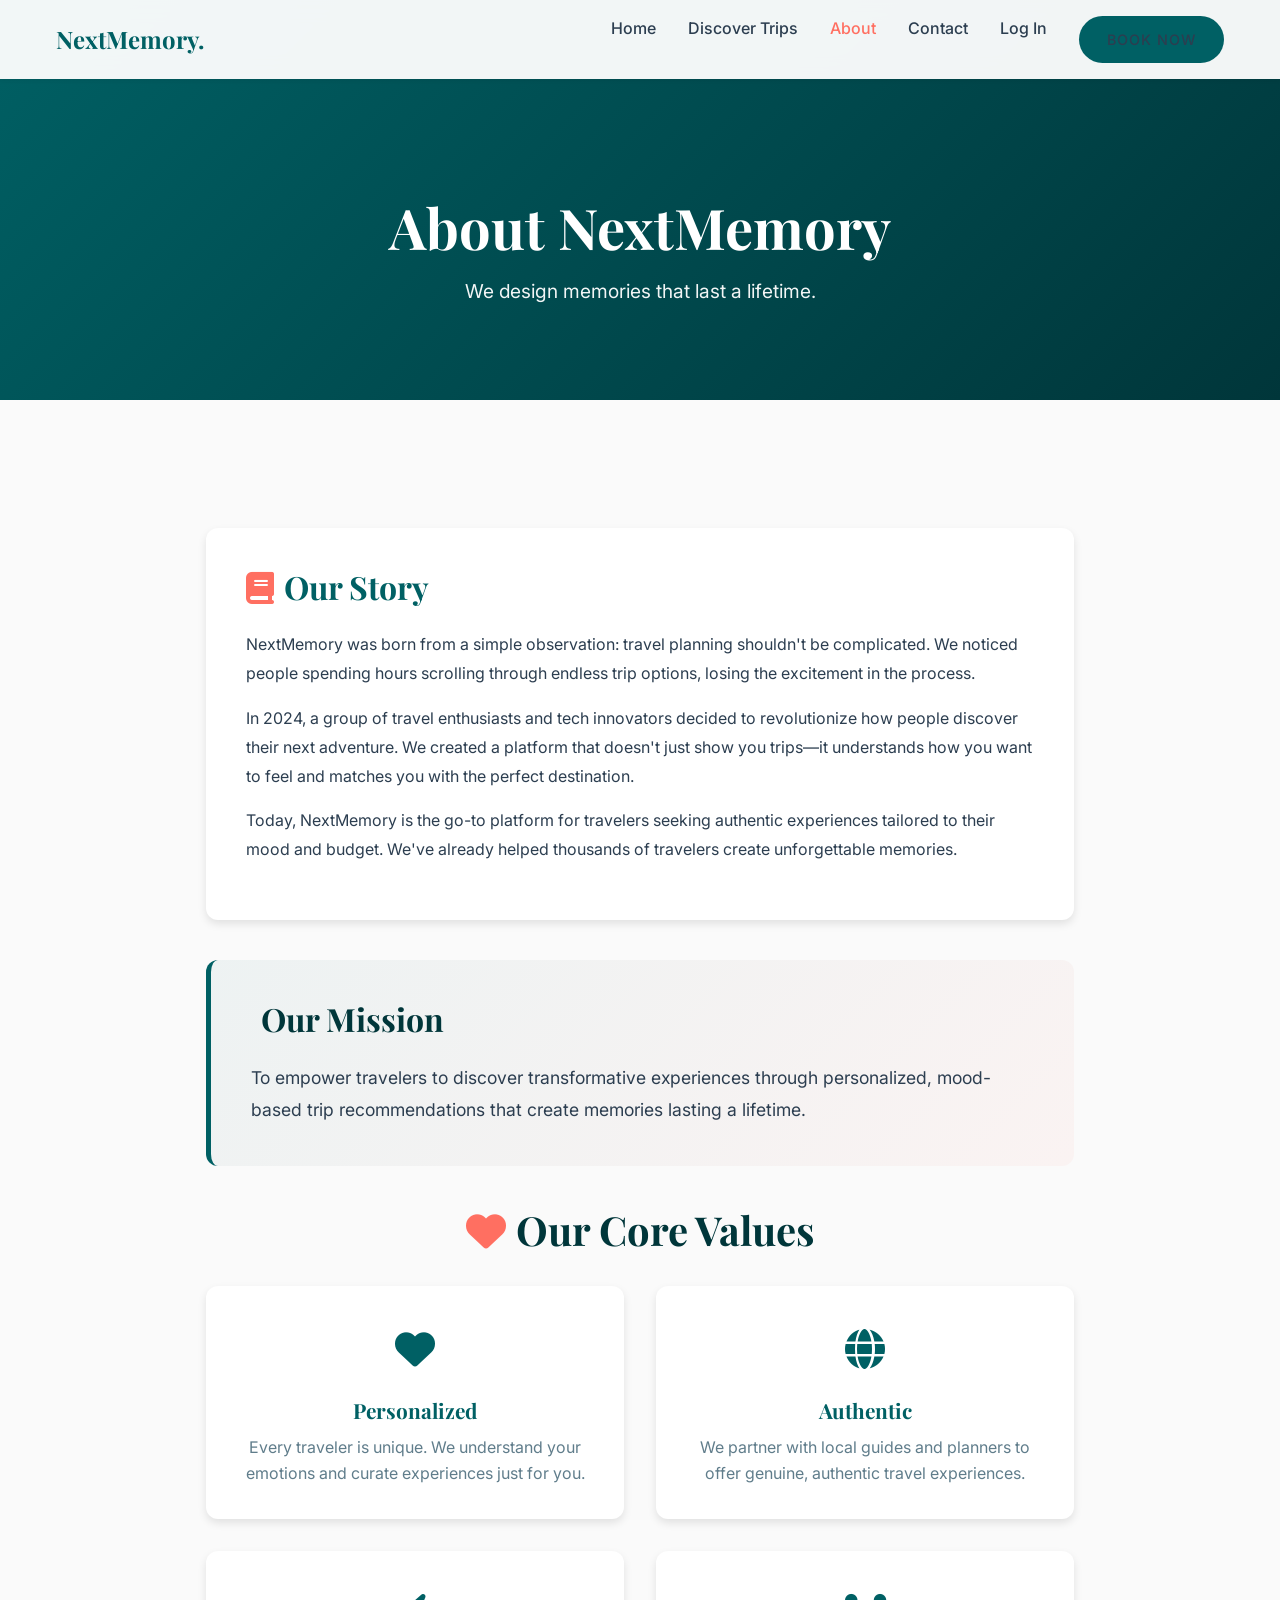
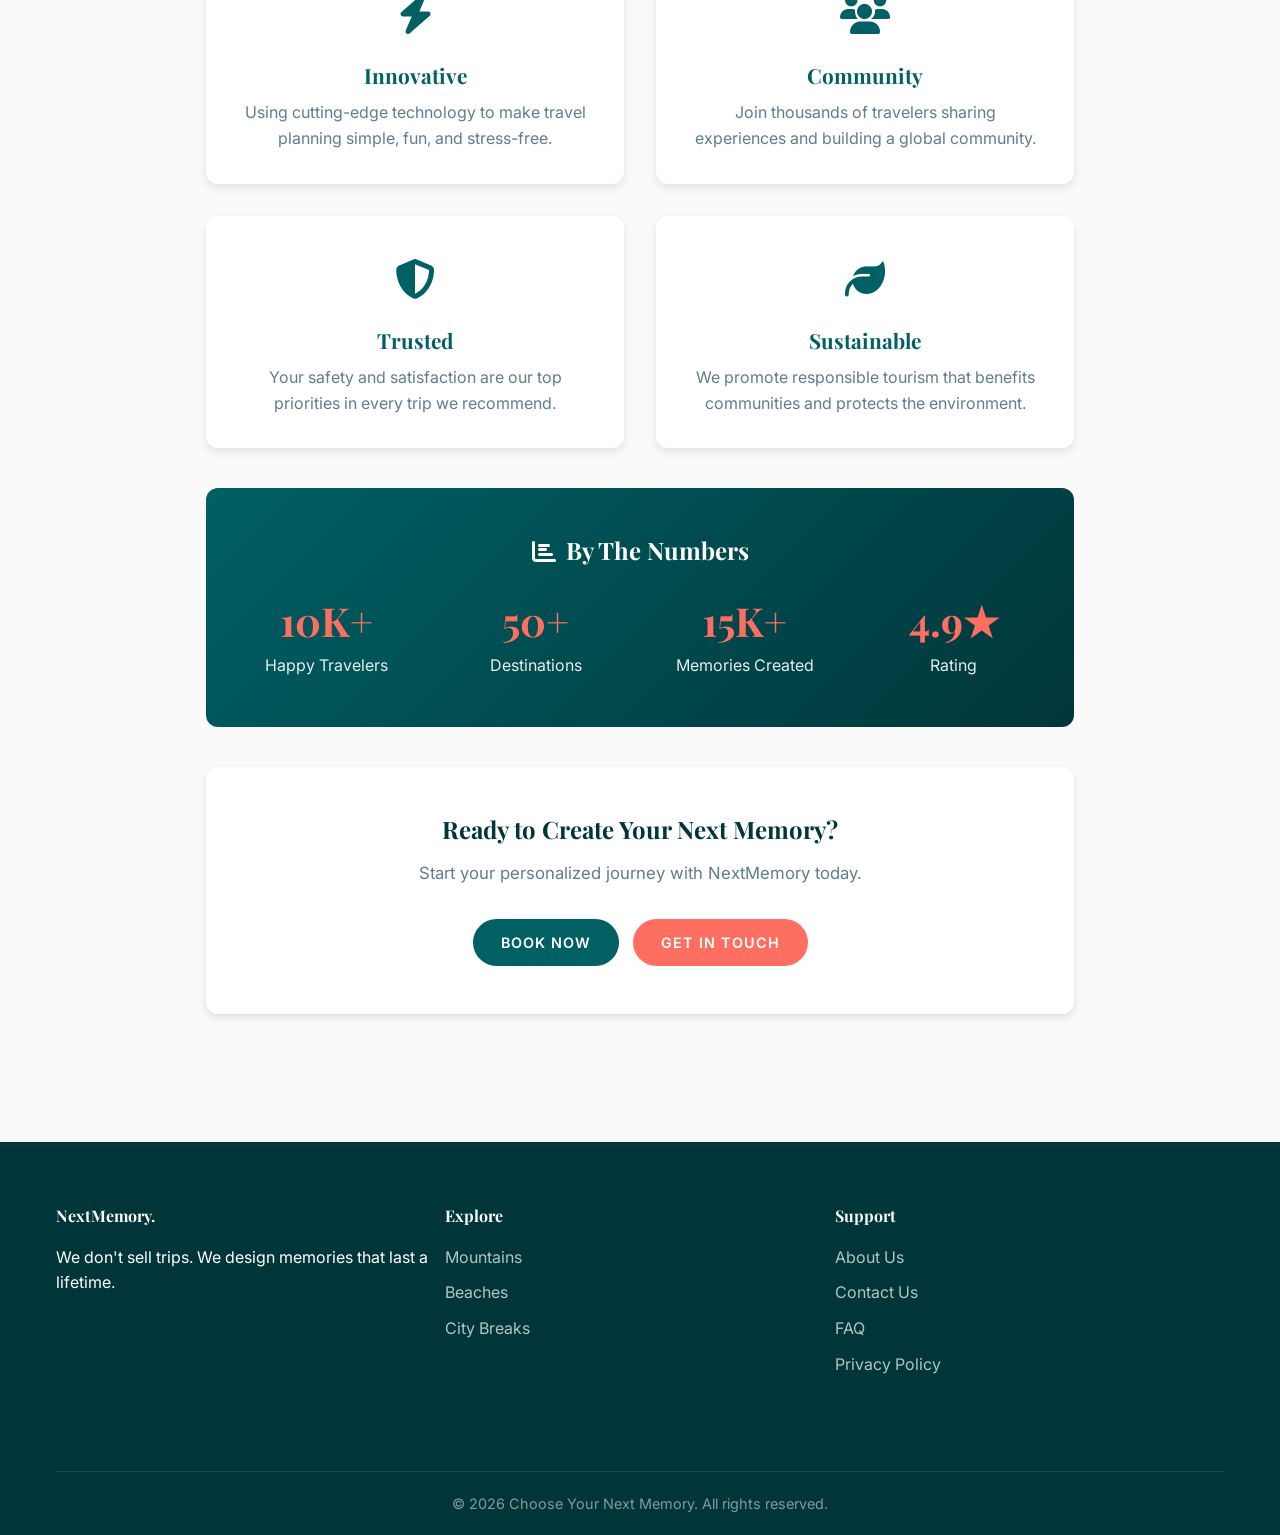
<file: about.html>
<!DOCTYPE html>
<html lang="en">

<head>
    <meta charset="UTF-8">
    <meta name="viewport" content="width=device-width, initial-scale=1.0">
    <title>About Us | NextMemory - Travel Experiences</title>
    <link rel="stylesheet" href="style.css">
    <link rel="stylesheet" href="https://cdnjs.cloudflare.com/ajax/libs/font-awesome/6.4.0/css/all.min.css">
    <script src="script.js" defer></script>
    <style>
        .about-hero {
            min-height: 400px;
            background: linear-gradient(135deg, var(--primary) 0%, var(--primary-dark) 100%);
            display: flex;
            align-items: center;
            justify-content: center;
            padding-top: 100px;
            text-align: center;
            color: white;
        }

        .about-hero h1 {
            font-size: 3.5rem;
            color: white;
            margin-bottom: 1rem;
        }

        .about-hero p {
            font-size: 1.2rem;
            opacity: 0.95;
        }

        .about-section {
            padding: var(--spacing-xl) 0;
            background-color: var(--bg-body);
        }

        .story-container {
            max-width: 900px;
            margin: 0 auto;
        }

        .story-card {
            background: white;
            padding: 2.5rem;
            border-radius: 12px;
            margin-bottom: 2.5rem;
            box-shadow: var(--shadow-md);
            transition: var(--transition);
        }

        .story-card:hover {
            box-shadow: var(--shadow-lg);
            transform: translateY(-5px);
        }

        .story-card h2 {
            color: var(--primary);
            font-size: 2rem;
            margin-bottom: 1.5rem;
        }

        .story-card p {
            line-height: 1.8;
            color: var(--text-main);
            margin-bottom: 1rem;
        }

        .mission-card {
            background: linear-gradient(135deg, rgba(0, 96, 100, 0.05) 0%, rgba(255, 111, 97, 0.05) 100%);
            border-left: 5px solid var(--primary);
            padding: 2.5rem;
            border-radius: 12px;
            margin-bottom: 2.5rem;
        }

        .mission-card h2 {
            font-size: 2rem;
            margin-bottom: 1.5rem;
        }

        .mission-card p {
            font-size: 1.1rem;
            line-height: 1.8;
            color: var(--text-main);
        }

        .values-grid {
            display: grid;
            grid-template-columns: repeat(auto-fit, minmax(280px, 1fr));
            gap: 2rem;
            margin-bottom: 2.5rem;
        }

        .value-card {
            background: white;
            padding: 2rem;
            border-radius: 12px;
            text-align: center;
            box-shadow: var(--shadow-md);
            transition: var(--transition);
        }

        .value-card:hover {
            transform: translateY(-10px);
            box-shadow: var(--shadow-lg);
            background: linear-gradient(135deg, rgba(0, 96, 100, 0.05) 0%, rgba(255, 111, 97, 0.05) 100%);
        }

        .value-icon {
            font-size: 2.5rem;
            color: var(--primary);
            margin-bottom: 1rem;
        }

        .value-card h3 {
            font-size: 1.3rem;
            color: var(--primary);
            margin-bottom: 0.8rem;
        }

        .value-card p {
            color: var(--text-muted);
            line-height: 1.6;
        }

        .stats-section {
            background: linear-gradient(135deg, var(--primary) 0%, var(--primary-dark) 100%);
            color: white;
            padding: 3rem 2rem;
            border-radius: 12px;
            margin-bottom: 2.5rem;
        }

        .stats-section h2 {
            color: white;
            margin-bottom: 2rem;
            text-align: center;
        }

        .stats-grid {
            display: grid;
            grid-template-columns: repeat(auto-fit, minmax(150px, 1fr));
            gap: 2rem;
            text-align: center;
        }

        .stat-item h3 {
            font-size: 2.5rem;
            margin-bottom: 0.5rem;
            color: var(--accent);
        }

        .stat-item p {
            color: rgba(255, 255, 255, 0.9);
            font-size: 1rem;
        }

        .cta-section {
            background: white;
            padding: 3rem;
            border-radius: 12px;
            text-align: center;
            box-shadow: var(--shadow-md);
        }

        .cta-section h2 {
            margin-bottom: 1rem;
        }

        .cta-section p {
            font-size: 1.05rem;
            margin-bottom: 2rem;
            color: var(--text-muted);
        }

        @media (max-width: 768px) {
            .about-hero h1 {
                font-size: 2.5rem;
            }

            .story-card,
            .mission-card {
                padding: 1.5rem;
            }

            .values-grid {
                grid-template-columns: 1fr;
            }
        }
    </style>
</head>

<body>

    <!-- Header -->
    <header>
        <div class="container">
            <nav>
                <div class="logo">NextMemory.</div>
                <div class="menu-toggle" id="mobile-menu">
                    <i class="fas fa-bars"></i>
                </div>
                <ul class="nav-links">
                    <li><a href="index.html">Home</a></li>
                    <li><a href="discover.html">Discover Trips</a></li>
                    <li><a href="about.html" class="active">About</a></li>
                    <li><a href="contact.html">Contact</a></li>
                    <li><a href="login.html" id="loginBtn">Log In</a></li>
                    <li><a href="booking.html" class="btn btn-primary">Book Now</a></li>
                </ul>
            </nav>
        </div>
    </header>

    <!-- About Hero Section -->
    <section class="about-hero">
        <div class="container">
            <div>
                <h1>About NextMemory</h1>
                <p>We design memories that last a lifetime.</p>
            </div>
        </div>
    </section>

    <!-- About Content Section -->
    <section class="about-section">
        <div class="container story-container">
            <!-- Our Story -->
            <div class="story-card">
                <h2><i class="fas fa-book" style="margin-right: 10px; color: var(--accent);"></i>Our Story</h2>
                <p>
                    NextMemory was born from a simple observation: travel planning shouldn't be complicated. We noticed people spending hours scrolling through endless trip options, losing the excitement in the process.
                </p>
                <p>
                    In 2024, a group of travel enthusiasts and tech innovators decided to revolutionize how people discover their next adventure. We created a platform that doesn't just show you trips—it understands how you want to feel and matches you with the perfect destination.
                </p>
                <p>
                    Today, NextMemory is the go-to platform for travelers seeking authentic experiences tailored to their mood and budget. We've already helped thousands of travelers create unforgettable memories.
                </p>
            </div>

            <!-- Our Mission -->
            <div class="mission-card">
                <h2><i class="fas fa-target" style="margin-right: 10px; color: var(--accent);"></i>Our Mission</h2>
                <p>
                    To empower travelers to discover transformative experiences through personalized, mood-based trip recommendations that create memories lasting a lifetime.
                </p>
            </div>

            <!-- Values Grid -->
            <h2 style="text-align: center; font-size: 2.5rem; margin-bottom: 2rem; color: var(--primary-dark);">
                <i class="fas fa-heart" style="color: var(--accent); margin-right: 10px;"></i>Our Core Values
            </h2>
            <div class="values-grid">
                <!-- Value 1 -->
                <div class="value-card">
                    <div class="value-icon">
                        <i class="fas fa-heart"></i>
                    </div>
                    <h3>Personalized</h3>
                    <p>Every traveler is unique. We understand your emotions and curate experiences just for you.</p>
                </div>

                <!-- Value 2 -->
                <div class="value-card">
                    <div class="value-icon">
                        <i class="fas fa-globe"></i>
                    </div>
                    <h3>Authentic</h3>
                    <p>We partner with local guides and planners to offer genuine, authentic travel experiences.</p>
                </div>

                <!-- Value 3 -->
                <div class="value-card">
                    <div class="value-icon">
                        <i class="fas fa-bolt"></i>
                    </div>
                    <h3>Innovative</h3>
                    <p>Using cutting-edge technology to make travel planning simple, fun, and stress-free.</p>
                </div>

                <!-- Value 4 -->
                <div class="value-card">
                    <div class="value-icon">
                        <i class="fas fa-users"></i>
                    </div>
                    <h3>Community</h3>
                    <p>Join thousands of travelers sharing experiences and building a global community.</p>
                </div>

                <!-- Value 5 -->
                <div class="value-card">
                    <div class="value-icon">
                        <i class="fas fa-shield-alt"></i>
                    </div>
                    <h3>Trusted</h3>
                    <p>Your safety and satisfaction are our top priorities in every trip we recommend.</p>
                </div>

                <!-- Value 6 -->
                <div class="value-card">
                    <div class="value-icon">
                        <i class="fas fa-leaf"></i>
                    </div>
                    <h3>Sustainable</h3>
                    <p>We promote responsible tourism that benefits communities and protects the environment.</p>
                </div>
            </div>

            <!-- Stats Section -->
            <div class="stats-section">
                <h2><i class="fas fa-chart-bar" style="margin-right: 10px;"></i>By The Numbers</h2>
                <div class="stats-grid">
                    <div class="stat-item">
                        <h3>10K+</h3>
                        <p>Happy Travelers</p>
                    </div>
                    <div class="stat-item">
                        <h3>50+</h3>
                        <p>Destinations</p>
                    </div>
                    <div class="stat-item">
                        <h3>15K+</h3>
                        <p>Memories Created</p>
                    </div>
                    <div class="stat-item">
                        <h3>4.9★</h3>
                        <p>Rating</p>
                    </div>
                </div>
            </div>

            <!-- CTA Section -->
            <div class="cta-section">
                <h2>Ready to Create Your Next Memory?</h2>
                <p>Start your personalized journey with NextMemory today.</p>
                <a href="booking.html" class="btn btn-primary" style="margin-right: 10px;">Book Now</a>
                <a href="contact.html" class="btn btn-accent">Get In Touch</a>
            </div>
        </div>
    </section>

    <!-- Footer -->
    <footer>
        <div class="container">
            <div class="footer-content">
                <div class="footer-col">
                    <h4>NextMemory.</h4>
                    <p>We don't sell trips. We design memories that last a lifetime.</p>
                </div>
                <div class="footer-col">
                    <h4>Explore</h4>
                    <ul>
                        <li><a href="#">Mountains</a></li>
                        <li><a href="#">Beaches</a></li>
                        <li><a href="#">City Breaks</a></li>
                    </ul>
                </div>
                <div class="footer-col">
                    <h4>Support</h4>
                    <ul>
                        <li><a href="about.html">About Us</a></li>
                        <li><a href="contact.html">Contact Us</a></li>
                        <li><a href="#">FAQ</a></li>
                        <li><a href="#">Privacy Policy</a></li>
                    </ul>
                </div>
            </div>
            <div class="copyright">
                <p>&copy; 2026 Choose Your Next Memory. All rights reserved.</p>
            </div>
        </div>
    </footer>

</body>

</html>
</file>
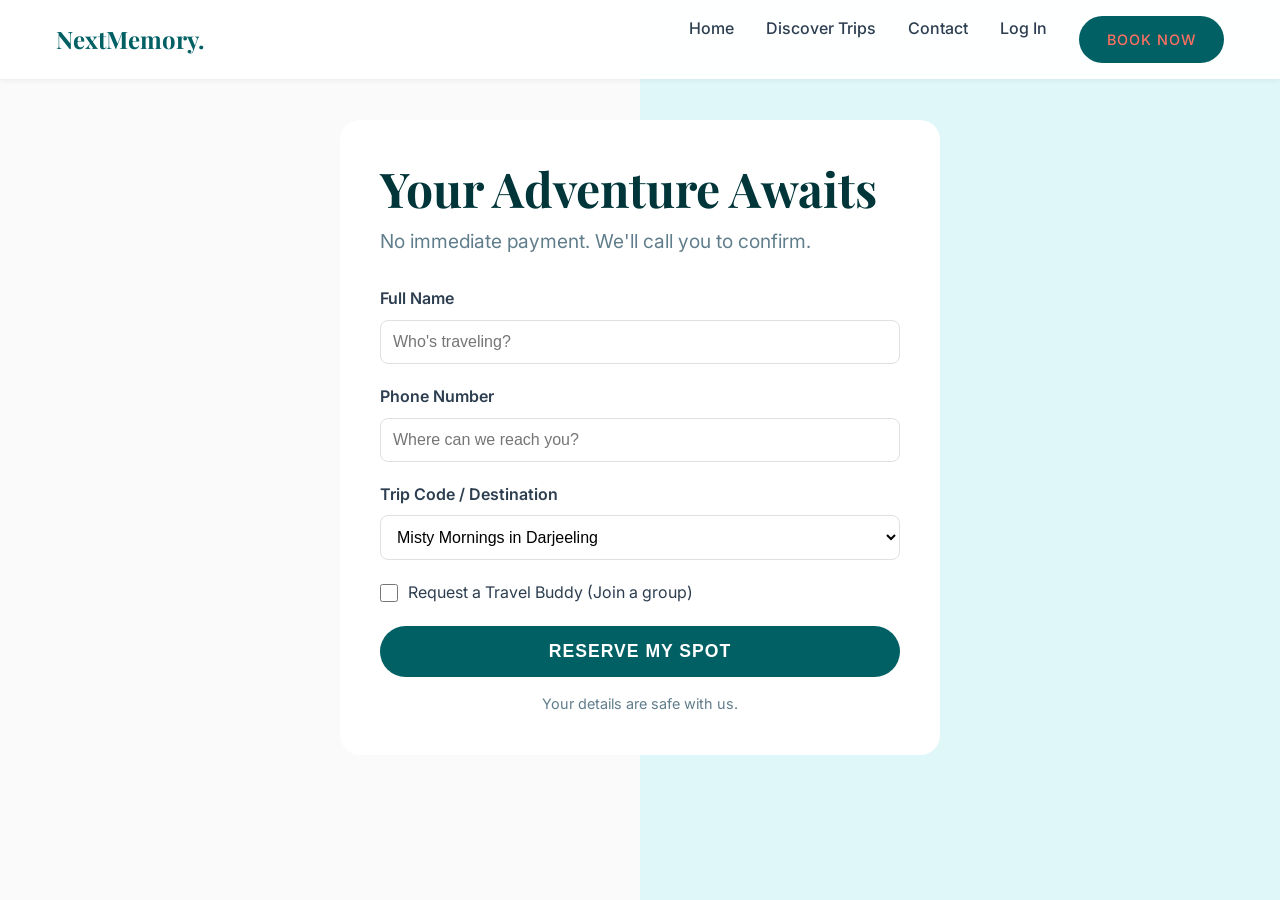
<file: booking.html>
<!DOCTYPE html>
<html lang="en">

<head>
    <meta charset="UTF-8">
    <meta name="viewport" content="width=device-width, initial-scale=1.0">
    <title>Reserve Your Spot | Choose Your Next Memory</title>
    <link rel="stylesheet" href="style.css">
    <script src="script.js" defer></script>
</head>

<body>

    <!-- Header -->
    <header>
        <div class="container">
            <nav>
                <div class="logo">NextMemory.</div>
                <div class="menu-toggle" id="mobile-menu">
                    <i class="fas fa-bars"></i>
                </div>
                <ul class="nav-links">
                    <li><a href="index.html">Home</a></li>
                    <li><a href="discover.html">Discover Trips</a></li>
                    <li><a href="contact.html">Contact</a></li>
                    <li><a href="login.html" id="loginBtn">Log In</a></li>
                    <li><a href="booking.html" class="active btn btn-primary">Book Now</a></li>
                </ul>
            </nav>
        </div>
    </header>

    <!-- Content -->
    <section class="booking-section"
        style="padding: 120px 0; background: linear-gradient(to right, #FAFAFA 50%, #E0F7FA 50%); min-height: 100vh;">
        <div class="container" style="display: flex; align-items: center; justify-content: center;">

            <div class="booking-card"
                style="background: white; padding: 40px; border-radius: 20px; box-shadow: var(--shadow-xl); width: 100%; max-width: 600px;">
                <div class="section-title" style="text-align: left; margin-bottom: 30px;">
                    <h2>Your Adventure Awaits</h2>
                    <p>No immediate payment. We'll call you to confirm.</p>
                </div>

                <form id="bookingForm"
                    onsubmit="event.preventDefault(); alert('Booking request sent! We will call you shortly.');">
                    <div class="form-group" style="margin-bottom: 20px;">
                        <label
                            style="display: block; margin-bottom: 8px; font-weight: 600; color: var(--text-main);">Full
                            Name</label>
                        <input type="text" placeholder="Who's traveling?" required
                            style="width: 100%; padding: 12px; border: 1px solid var(--border-color); border-radius: 8px; font-size: 1rem;">
                    </div>

                    <div class="form-group" style="margin-bottom: 20px;">
                        <label
                            style="display: block; margin-bottom: 8px; font-weight: 600; color: var(--text-main);">Phone
                            Number</label>
                        <input type="tel" placeholder="Where can we reach you?" required
                            style="width: 100%; padding: 12px; border: 1px solid var(--border-color); border-radius: 8px; font-size: 1rem;">
                    </div>

                    <div class="form-group" style="margin-bottom: 20px;">
                        <label
                            style="display: block; margin-bottom: 8px; font-weight: 600; color: var(--text-main);">Trip
                            Code / Destination</label>
                        <select
                            style="width: 100%; padding: 12px; border: 1px solid var(--border-color); border-radius: 8px; font-size: 1rem; background: white;">
                            <option>Misty Mornings in Darjeeling</option>
                            <option>The Hidden Side of Goa</option>
                            <option>Parisian Nights</option>
                            <option>Kerala Backwaters</option>
                            <option>Swiss Alps Adventure</option>
                            <option>Venice Grand Canal</option>
                        </select>
                    </div>

                    <div class="form-group" style="margin-bottom: 20px;">
                        <label style="display: flex; align-items: center; gap: 10px; cursor: pointer;">
                            <input type="checkbox" style="width: 18px; height: 18px; accent-color: var(--primary);">
                            <span>Request a Travel Buddy (Join a group)</span>
                        </label>
                    </div>

                    <button type="submit" class="btn btn-primary"
                        style="width: 100%; padding: 15px; font-size: 1.1rem;">Reserve My Spot</button>

                    <p style="text-align: center; margin-top: 15px; font-size: 0.9rem; color: var(--text-muted);">
                        <i class="fas fa-lock"></i> Your details are safe with us.
                    </p>
                </form>
            </div>

        </div>
    </section>

</body>

</html>
</file>
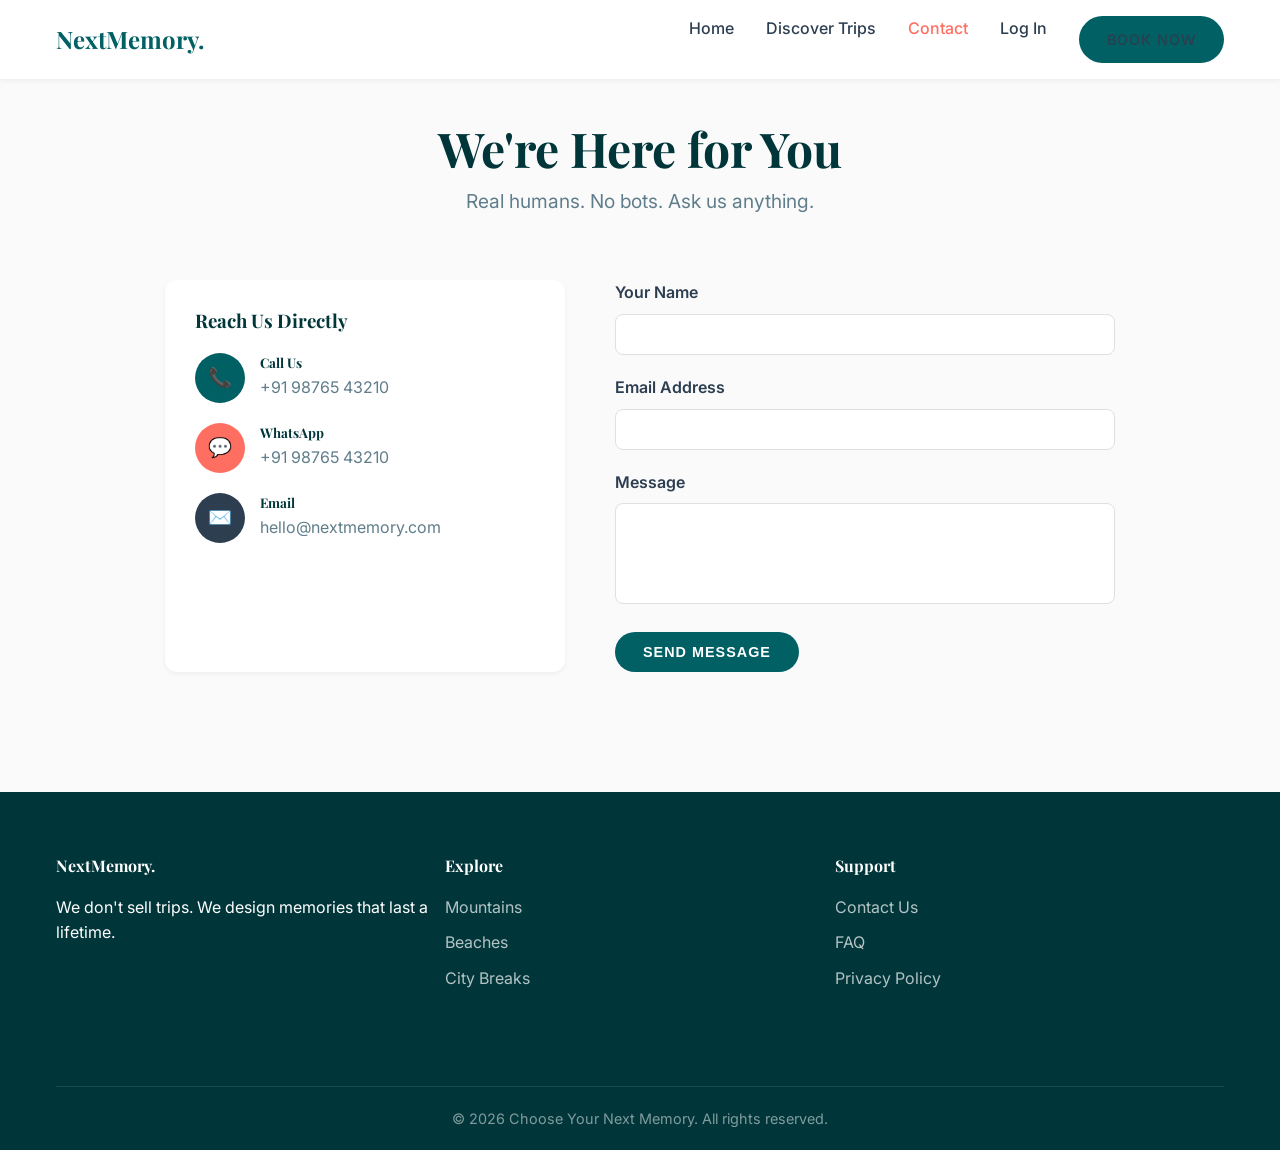
<file: contact.html>
<!DOCTYPE html>
<html lang="en">

<head>
    <meta charset="UTF-8">
    <meta name="viewport" content="width=device-width, initial-scale=1.0">
    <title>Talk to a Human | Choose Your Next Memory</title>
    <link rel="stylesheet" href="style.css">
    <script src="script.js" defer></script>
</head>

<body>

    <!-- Header -->
    <header>
        <div class="container">
            <nav>
                <div class="logo">NextMemory.</div>
                <div class="menu-toggle" id="mobile-menu">
                    <i class="fas fa-bars"></i>
                </div>
                <ul class="nav-links">
                    <li><a href="index.html">Home</a></li>
                    <li><a href="discover.html">Discover Trips</a></li>
                    <li><a href="contact.html" class="active">Contact</a></li>
                    <li><a href="login.html" id="loginBtn">Log In</a></li>
                    <li><a href="booking.html" class="btn btn-primary">Book Now</a></li>
                </ul>
            </nav>
        </div>
    </header>

    <!-- Content -->
    <section class="contact-section" style="padding: 120px 0;">
        <div class="container">
            <div class="section-title">
                <h2>We're Here for You</h2>
                <p>Real humans. No bots. Ask us anything.</p>
            </div>

            <div class="contact-grid" style="display: flex; flex-wrap: wrap; gap: 50px; justify-content: center;">

                <!-- Contact Info -->
                <div class="contact-info"
                    style="flex: 1; min-width: 300px; max-width: 400px; padding: 30px; background: var(--bg-light); border-radius: 12px; box-shadow: var(--shadow-sm);">
                    <h3 style="margin-bottom: 20px;">Reach Us Directly</h3>

                    <div style="display: flex; align-items: center; gap: 15px; margin-bottom: 20px;">
                        <div
                            style="width: 50px; height: 50px; background: var(--primary); border-radius: 50%; display: flex; align-items: center; justify-content: center; color: white; font-size: 1.2rem;">
                            📞
                        </div>
                        <div>
                            <h5 style="margin-bottom: 5px;">Call Us</h5>
                            <p style="color: var(--text-muted);">+91 98765 43210</p>
                        </div>
                    </div>

                    <div style="display: flex; align-items: center; gap: 15px; margin-bottom: 20px;">
                        <div
                            style="width: 50px; height: 50px; background: var(--accent); border-radius: 50%; display: flex; align-items: center; justify-content: center; color: white; font-size: 1.2rem;">
                            💬
                        </div>
                        <div>
                            <h5 style="margin-bottom: 5px;">WhatsApp</h5>
                            <p style="color: var(--text-muted);">+91 98765 43210</p>
                        </div>
                    </div>

                    <div style="display: flex; align-items: center; gap: 15px;">
                        <div
                            style="width: 50px; height: 50px; background: var(--text-main); border-radius: 50%; display: flex; align-items: center; justify-content: center; color: white; font-size: 1.2rem;">
                            ✉️
                        </div>
                        <div>
                            <h5 style="margin-bottom: 5px;">Email</h5>
                            <p style="color: var(--text-muted);">hello@nextmemory.com</p>
                        </div>
                    </div>
                </div>

                <!-- Contact Form -->
                <div class="contact-form-wrapper" style="flex: 1; min-width: 300px; max-width: 500px;">
                    <form id="contactForm"
                        onsubmit="event.preventDefault(); alert('Message sent! We will reply within 2 hours.');">
                        <div class="form-group" style="margin-bottom: 20px;">
                            <label
                                style="display: block; margin-bottom: 8px; font-weight: 600; color: var(--text-main);">Your
                                Name</label>
                            <input type="text" required
                                style="width: 100%; padding: 12px; border: 1px solid var(--border-color); border-radius: 8px;">
                        </div>

                        <div class="form-group" style="margin-bottom: 20px;">
                            <label
                                style="display: block; margin-bottom: 8px; font-weight: 600; color: var(--text-main);">Email
                                Address</label>
                            <input type="email" required
                                style="width: 100%; padding: 12px; border: 1px solid var(--border-color); border-radius: 8px;">
                        </div>

                        <div class="form-group" style="margin-bottom: 20px;">
                            <label
                                style="display: block; margin-bottom: 8px; font-weight: 600; color: var(--text-main);">Message</label>
                            <textarea rows="5" required
                                style="width: 100%; padding: 12px; border: 1px solid var(--border-color); border-radius: 8px; resize: none;"></textarea>
                        </div>

                        <button type="submit" class="btn btn-primary">Send Message</button>
                    </form>
                </div>

            </div>
        </div>
    </section>

    <!-- Footer -->
    <footer>
        <div class="container">
            <div class="footer-content">
                <div class="footer-col">
                    <h4>NextMemory.</h4>
                    <p>We don't sell trips. We design memories that last a lifetime.</p>
                </div>
                <div class="footer-col">
                    <h4>Explore</h4>
                    <ul>
                        <li><a href="#">Mountains</a></li>
                        <li><a href="#">Beaches</a></li>
                        <li><a href="#">City Breaks</a></li>
                    </ul>
                </div>
                <div class="footer-col">
                    <h4>Support</h4>
                    <ul>
                        <li><a href="contact.html">Contact Us</a></li>
                        <li><a href="#">FAQ</a></li>
                        <li><a href="#">Privacy Policy</a></li>
                    </ul>
                </div>
            </div>
            <div class="copyright">
                <p>&copy; 2026 Choose Your Next Memory. All rights reserved.</p>
            </div>
        </div>
    </footer>

</body>

</html>
</file>
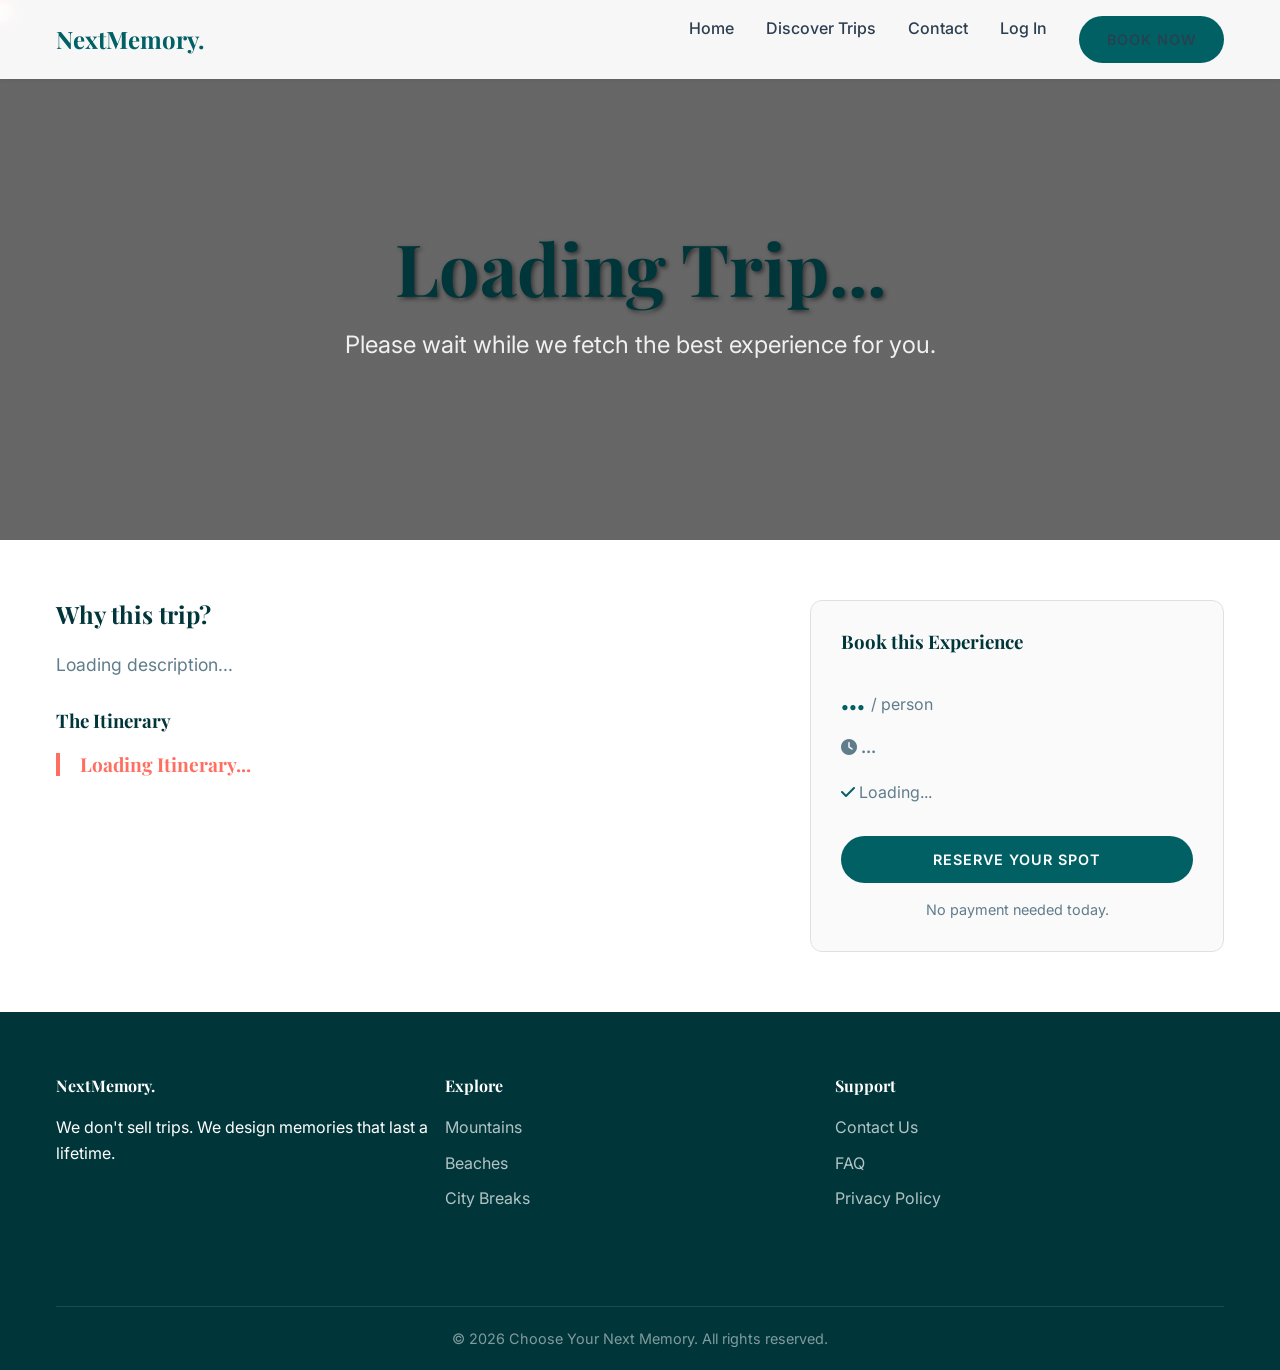
<file: details.html>
<!DOCTYPE html>
<html lang="en">

<head>
    <meta charset="UTF-8">
    <meta name="viewport" content="width=device-width, initial-scale=1.0">
    <title id="tripTitle">Trip Details | Choose Your Next Memory</title>
    <link rel="stylesheet" href="style.css">
    <link rel="stylesheet" href="https://cdnjs.cloudflare.com/ajax/libs/font-awesome/6.4.0/css/all.min.css">
    <script src="script.js" defer></script>
</head>

<body>

    <!-- Header -->
    <header>
        <div class="container">
            <nav>
                <div class="logo">NextMemory.</div>
                <div class="menu-toggle" id="mobile-menu">
                    <i class="fas fa-bars"></i>
                </div>
                <ul class="nav-links">
                    <li><a href="index.html">Home</a></li>
                    <li><a href="discover.html">Discover Trips</a></li>
                    <li><a href="contact.html">Contact</a></li>
                    <li><a href="login.html" id="loginBtn">Log In</a></li>
                    <li><a href="booking.html" class="btn btn-primary">Book Now</a></li>
                </ul>
            </nav>
        </div>
    </header>

    <!-- Hero Section -->
    <section class="hero"
        style="height: 60vh; background: linear-gradient(rgba(0,0,0,0.2), rgba(0,0,0,0.2)), grey center/cover no-repeat;">
        <div class="container hero-content">
            <h1 id="heroTitle">Loading Trip...</h1>
            <p id="heroSubtitle">Please wait while we fetch the best experience for you.</p>
        </div>
    </section>

    <!-- Trip Overview -->
    <section class="trip-overview" style="padding: 60px 0; background: white;">
        <div class="container" style="display: flex; gap: 50px; align-items: start; flex-wrap: wrap;">
            <div style="flex: 2; min-width: 300px;">
                <h2 style="margin-bottom: 20px; color: var(--primary-dark);">Why this trip?</h2>
                <p id="whyThisTrip"
                    style="font-size: 1.1rem; line-height: 1.8; color: var(--text-muted); margin-bottom: 30px;">
                    Loading description...
                </p>

                <h3 style="margin-bottom: 20px;">The Itinerary</h3>

                <div class="timeline" id="itineraryContainer">
                    <!-- Dynamic Itinerary Items Will Be Injected Here via script.js -->
                    <div class="day-card"
                        style="border-left: 4px solid var(--accent); padding-left: 20px; margin-bottom: 30px;">
                        <h4 style="color: var(--accent);">Loading Itinerary...</h4>
                    </div>
                </div>

            </div>

            <!-- Booking Sidebar -->
            <div
                style="flex: 1; min-width: 250px; background: var(--bg-body); padding: 30px; border-radius: 12px; border: 1px solid var(--border-color); position: sticky; top: 100px;">
                <h3 style="margin-bottom: 20px;">Book this Experience</h3>
                <div style="font-size: 2rem; font-weight: 700; color: var(--primary); margin-bottom: 10px;">
                    <span id="sidebarPrice">...</span>
                    <span style="font-size: 1rem; color: var(--text-muted); font-weight: 400;">/ person</span>
                </div>

                <div style="margin-bottom: 20px; font-weight: bold; color: var(--text-muted);">
                    <i class="fas fa-clock"></i> <span id="tripDuration">...</span>
                </div>

                <ul id="inclusionsList" style="margin-bottom: 30px; color: var(--text-muted);">
                    <!-- Dynamic Inclusions -->
                    <li style="margin-bottom: 10px;"><i class="fas fa-check" style="color: var(--primary);"></i>
                        Loading...</li>
                </ul>

                <a href="booking.html" class="btn btn-primary"
                    style="width: 100%; text-align: center; margin-bottom: 15px;">Reserve Your Spot</a>
                <p style="text-align: center; font-size: 0.9rem; color: var(--text-muted);">No payment needed today.</p>
            </div>
        </div>
    </section>

    <!-- Footer -->
    <footer>
        <div class="container">
            <div class="footer-content">
                <div class="footer-col">
                    <h4>NextMemory.</h4>
                    <p>We don't sell trips. We design memories that last a lifetime.</p>
                </div>
                <div class="footer-col">
                    <h4>Explore</h4>
                    <ul>
                        <li><a href="discover.html?mood=mountains">Mountains</a></li>
                        <li><a href="discover.html?mood=beaches">Beaches</a></li>
                        <li><a href="discover.html?mood=city">City Breaks</a></li>
                    </ul>
                </div>
                <div class="footer-col">
                    <h4>Support</h4>
                    <ul>
                        <li><a href="contact.html">Contact Us</a></li>
                        <li><a href="#">FAQ</a></li>
                        <li><a href="#">Privacy Policy</a></li>
                    </ul>
                </div>
            </div>
            <div class="copyright">
                <p>&copy; 2026 Choose Your Next Memory. All rights reserved.</p>
            </div>
        </div>
    </footer>

</body>

</html>
</file>
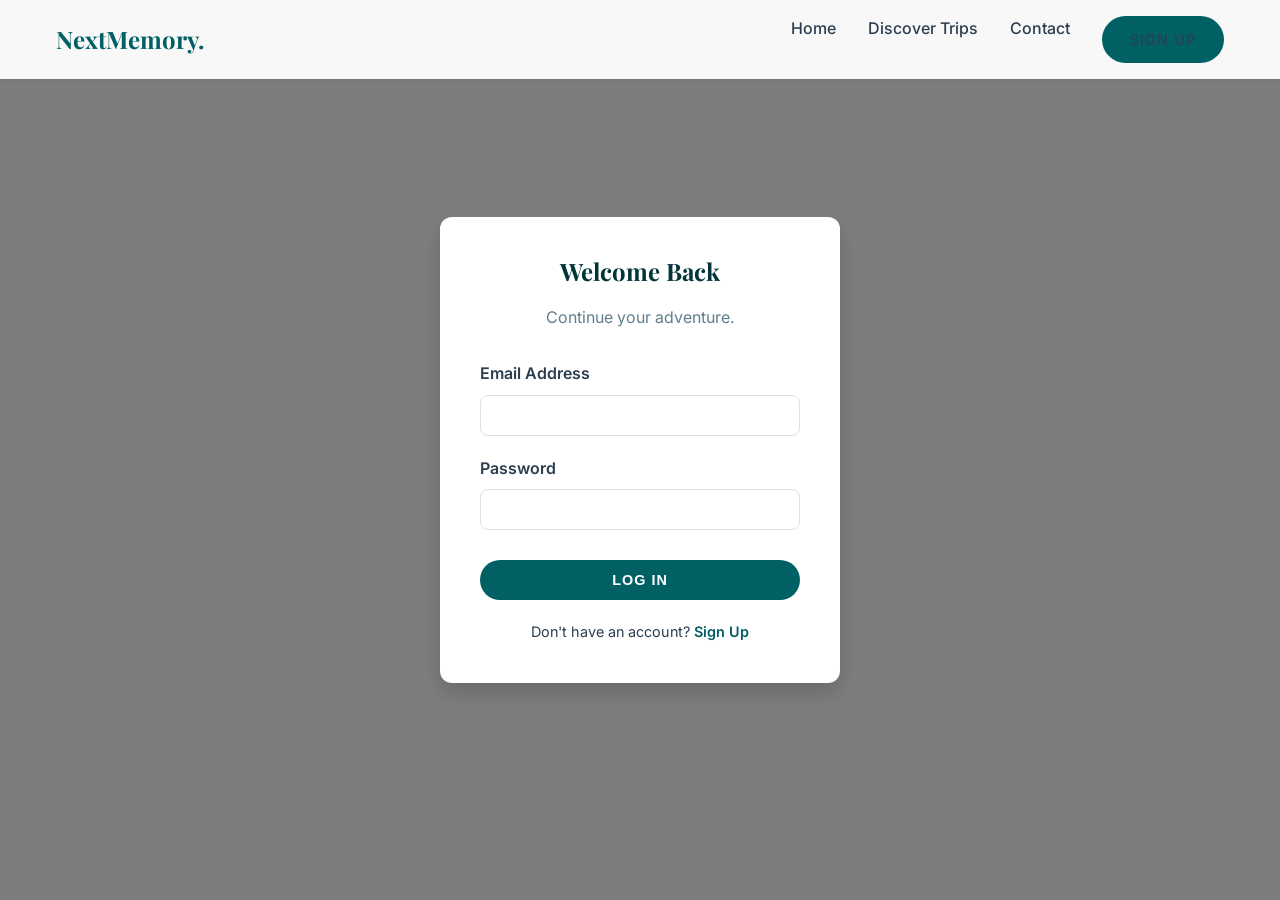
<file: login.html>
<!DOCTYPE html>
<html lang="en">

<head>
    <meta charset="UTF-8">
    <meta name="viewport" content="width=device-width, initial-scale=1.0">
    <title>Welcome Back | Choose Your Next Memory</title>
    <link rel="stylesheet" href="style.css">
    <link rel="stylesheet" href="https://cdnjs.cloudflare.com/ajax/libs/font-awesome/6.4.0/css/all.min.css">
    <script src="script.js" defer></script>
</head>

<body>

    <!-- Header -->
    <header>
        <div class="container">
            <nav>
                <div class="logo">NextMemory.</div>
                <div class="menu-toggle" id="mobile-menu">
                    <i class="fas fa-bars"></i>
                </div>
                <ul class="nav-links">
                    <li><a href="index.html">Home</a></li>
                    <li><a href="discover.html">Discover Trips</a></li>
                    <li><a href="contact.html">Contact</a></li>
                    <li><a href="signup.html" class="btn btn-primary">Sign Up</a></li>
                </ul>
            </nav>
        </div>
    </header>

    <section class="auth-section"
        style="height: 100vh; display: flex; align-items: center; justify-content: center; background: linear-gradient(rgba(0,0,0,0.5), rgba(0,0,0,0.5)), url('https://images.unsplash.com/photo-1504609773096-104ff2c73ba4?ixlib=rb-1.2.1&auto=format&fit=crop&w=1350&q=80') center/cover;">
        <div class="auth-card"
            style="background: white; padding: 40px; border-radius: 12px; width: 100%; max-width: 400px; text-align: center; box-shadow: var(--shadow-lg);">
            <h2 style="margin-bottom: 20px;">Welcome Back</h2>
            <p style="color: var(--text-muted); margin-bottom: 30px;">Continue your adventure.</p>

            <form id="loginForm">
                <div class="form-group" style="margin-bottom: 20px; text-align: left;">
                    <label style="display: block; margin-bottom: 8px; font-weight: 600;">Email Address</label>
                    <input type="email" id="loginEmail" required
                        style="width: 100%; padding: 12px; border: 1px solid var(--border-color); border-radius: 8px;">
                </div>

                <div class="form-group" style="margin-bottom: 30px; text-align: left;">
                    <label style="display: block; margin-bottom: 8px; font-weight: 600;">Password</label>
                    <input type="password" id="loginPassword" required
                        style="width: 100%; padding: 12px; border: 1px solid var(--border-color); border-radius: 8px;">
                </div>

                <div id="loginError" style="color: red; font-size: 0.9rem; margin-bottom: 15px; display: none;">
                    Invalid email or password. Please sign up first.
                </div>

                <button type="submit" class="btn btn-primary" style="width: 100%;">Log In</button>
            </form>

            <p style="margin-top: 20px; font-size: 0.9rem;">
                Don't have an account? <a href="signup.html" style="color: var(--primary); font-weight: 600;">Sign
                    Up</a>
            </p>
        </div>
    </section>

</body>

</html>
</file>
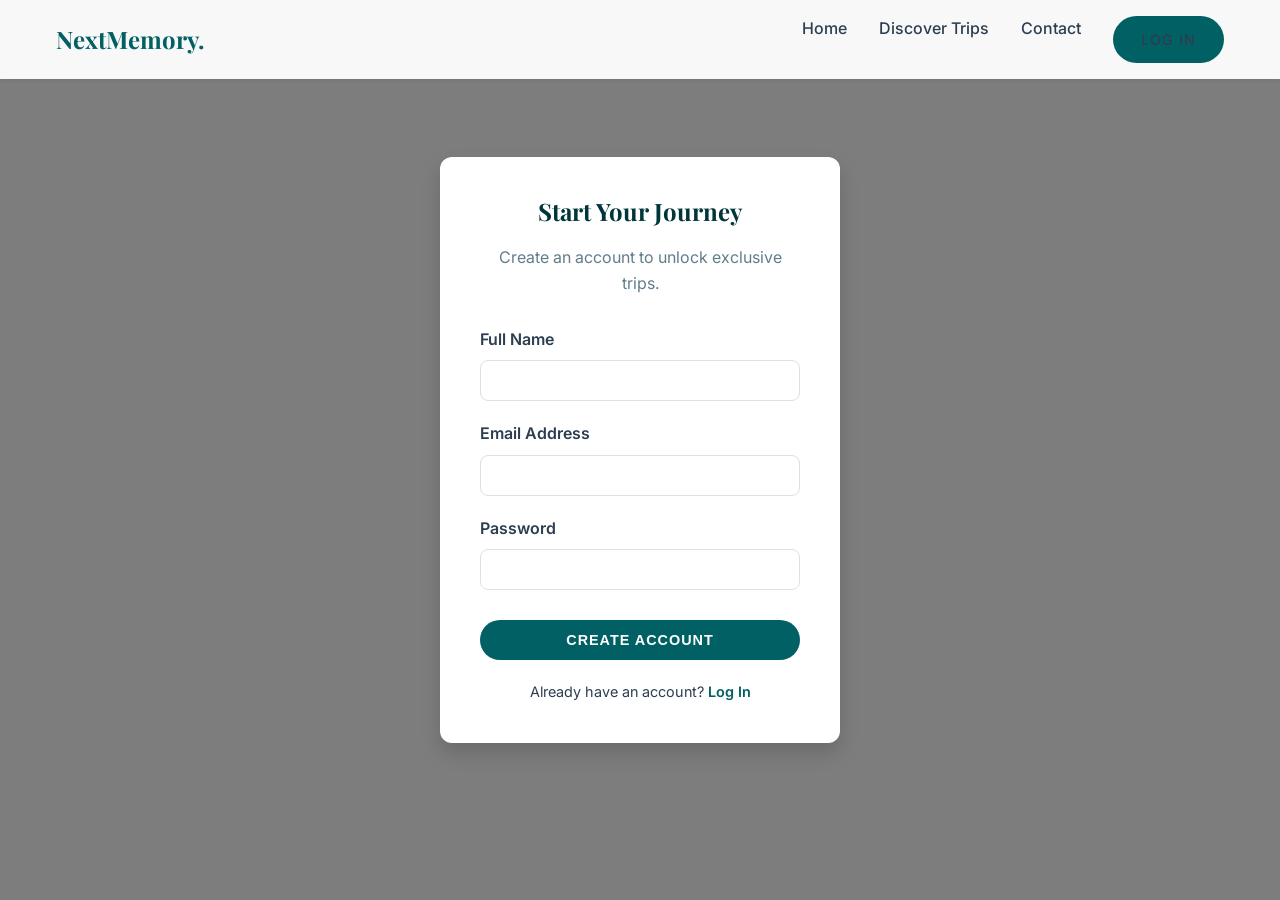
<file: signup.html>
<!DOCTYPE html>
<html lang="en">

<head>
    <meta charset="UTF-8">
    <meta name="viewport" content="width=device-width, initial-scale=1.0">
    <title>Join the Adventure | Choose Your Next Memory</title>
    <link rel="stylesheet" href="style.css">
    <link rel="stylesheet" href="https://cdnjs.cloudflare.com/ajax/libs/font-awesome/6.4.0/css/all.min.css">
    <script src="script.js" defer></script>
</head>

<body>

    <!-- Header -->
    <header>
        <div class="container">
            <nav>
                <div class="logo">NextMemory.</div>
                <div class="menu-toggle" id="mobile-menu">
                    <i class="fas fa-bars"></i>
                </div>
                <ul class="nav-links">
                    <li><a href="index.html">Home</a></li>
                    <li><a href="discover.html">Discover Trips</a></li>
                    <li><a href="contact.html">Contact</a></li>
                    <li><a href="login.html" class="btn btn-primary">Log In</a></li>
                </ul>
            </nav>
        </div>
    </header>

    <section class="auth-section"
        style="height: 100vh; display: flex; align-items: center; justify-content: center; background: linear-gradient(rgba(0,0,0,0.5), rgba(0,0,0,0.5)), url('https://images.unsplash.com/photo-1469854523086-cc02fe5d8800?ixlib=rb-1.2.1&auto=format&fit=crop&w=1308&q=80') center/cover;">
        <div class="auth-card"
            style="background: white; padding: 40px; border-radius: 12px; width: 100%; max-width: 400px; text-align: center; box-shadow: var(--shadow-lg);">
            <h2 style="margin-bottom: 20px;">Start Your Journey</h2>
            <p style="color: var(--text-muted); margin-bottom: 30px;">Create an account to unlock exclusive trips.</p>

            <form id="signupForm">
                <div class="form-group" style="margin-bottom: 20px; text-align: left;">
                    <label style="display: block; margin-bottom: 8px; font-weight: 600;">Full Name</label>
                    <input type="text" id="signupName" required
                        style="width: 100%; padding: 12px; border: 1px solid var(--border-color); border-radius: 8px;">
                </div>

                <div class="form-group" style="margin-bottom: 20px; text-align: left;">
                    <label style="display: block; margin-bottom: 8px; font-weight: 600;">Email Address</label>
                    <input type="email" id="signupEmail" required
                        style="width: 100%; padding: 12px; border: 1px solid var(--border-color); border-radius: 8px;">
                </div>

                <div class="form-group" style="margin-bottom: 30px; text-align: left;">
                    <label style="display: block; margin-bottom: 8px; font-weight: 600;">Password</label>
                    <input type="password" id="signupPassword" required
                        style="width: 100%; padding: 12px; border: 1px solid var(--border-color); border-radius: 8px;">
                </div>

                <button type="submit" class="btn btn-primary" style="width: 100%;">Create Account</button>
            </form>

            <p style="margin-top: 20px; font-size: 0.9rem;">
                Already have an account? <a href="login.html" style="color: var(--primary); font-weight: 600;">Log
                    In</a>
            </p>
        </div>
    </section>

</body>

</html>
</file>
<file: style.css>
/* 
   Choose Your Next Memory - Travel Website 
   Theme: Emotional, Premium, Adventurous
*/

@import url('https://fonts.googleapis.com/css2?family=Inter:wght@300;400;500;600&family=Playfair+Display:ital,wght@0,400;0,600;0,700;1,400&display=swap');

:root {
    /* Colors */
    --primary: #006064;
    /* Deep Teal - Stability, Depth */
    --primary-dark: #00363a;
    --accent: #FF6F61;
    /* Living Coral - Excitement, Warmth */
    --accent-hover: #e05548;
    --bg-body: #FAFAFA;
    /* Off-white - Clean, Paper-like */
    --bg-light: #FFFFFF;
    --text-main: #2C3E50;
    --text-muted: #607D8B;
    --border-color: #E0E0E0;

    /* Spacing */
    --spacing-xs: 0.5rem;
    --spacing-sm: 1rem;
    --spacing-md: 2rem;
    --spacing-lg: 4rem;
    --spacing-xl: 8rem;

    /* Shadows */
    --shadow-sm: 0 2px 4px rgba(0, 0, 0, 0.05);
    --shadow-md: 0 4px 8px rgba(0, 0, 0, 0.1);
    --shadow-lg: 0 10px 20px rgba(0, 0, 0, 0.15);

    /* Transitions */
    --transition: all 0.3s ease;
}

/* Reset & Base */
* {
    margin: 0;
    padding: 0;
    box-sizing: border-box;
}

body {
    font-family: 'Inter', sans-serif;
    color: var(--text-main);
    background-color: var(--bg-body);
    line-height: 1.6;
    overflow-x: hidden;
}

h1,
h2,
h3,
h4,
h5,
h6 {
    font-family: 'Playfair Display', serif;
    font-weight: 700;
    line-height: 1.2;
    color: var(--primary-dark);
}

a {
    text-decoration: none;
    color: inherit;
    transition: var(--transition);
}

ul {
    list-style: none;
}

img {
    max-width: 100%;
    display: block;
    object-fit: cover;
}

/* Utilities */
.container {
    max-width: 1200px;
    margin: 0 auto;
    padding: 0 var(--spacing-sm);
}

.btn {
    display: inline-block;
    padding: 12px 28px;
    border-radius: 50px;
    font-weight: 600;
    text-transform: uppercase;
    letter-spacing: 1px;
    font-size: 0.9rem;
    cursor: pointer;
    border: none;
    transition: var(--transition);
}

.btn-primary {
    background-color: var(--primary);
    color: white;
}

.btn-primary:hover {
    background-color: var(--primary-dark);
    transform: translateY(-2px);
    box-shadow: var(--shadow-md);
}

.btn-accent {
    background-color: var(--accent);
    color: white;
}

.btn-accent:hover {
    background-color: var(--accent-hover);
    transform: translateY(-2px);
    box-shadow: var(--shadow-md);
}

.btn-outline {
    background-color: transparent;
    border: 2px solid white;
    color: white;
}

.btn-outline:hover {
    background-color: white;
    color: var(--primary);
}

.section-title {
    text-align: center;
    margin-bottom: var(--spacing-lg);
}

.section-title h2 {
    font-size: 3rem;
    margin-bottom: var(--spacing-xs);
}

.section-title p {
    font-size: 1.2rem;
    color: var(--text-muted);
}

/* Header */
header {
    background-color: rgba(255, 255, 255, 0.95);
    backdrop-filter: blur(10px);
    position: fixed;
    top: 0;
    width: 100%;
    z-index: 1000;
    box-shadow: var(--shadow-sm);
    padding: 1rem 0;
}

nav {
    display: flex;
    justify-content: space-between;
    align-items: center;
}

.logo {
    font-family: 'Playfair Display', serif;
    font-size: 1.5rem;
    font-weight: 700;
    color: var(--primary);
}

.nav-links {
    display: flex;
    gap: var(--spacing-md);
}

.nav-links a {
    font-weight: 500;
    color: var(--text-main);
}

.nav-links a:hover,
.nav-links a.active {
    color: var(--accent);
}

/* Hero Section */
.hero {
    height: 100vh;
    background: linear-gradient(rgba(0, 0, 0, 0.3), rgba(0, 0, 0, 0.3)),
        url('https://images.unsplash.com/photo-1476514525535-07fb3b4ae5f1?ixlib=rb-1.2.1&auto=format&fit=crop&w=1950&q=80') center/cover no-repeat;
    display: flex;
    align-items: center;
    justify-content: center;
    text-align: center;
    color: white;
    padding-top: 80px;
    /* Header offset */
    transition: background-image 1s ease-in-out;
}

.hero-content h1 {
    font-size: 4.5rem;
    margin-bottom: var(--spacing-sm);
    text-shadow: 2px 2px 4px rgba(0, 0, 0, 0.5);
}

.hero-content p {
    font-size: 1.5rem;
    margin-bottom: var(--spacing-md);
    opacity: 0.9;
}

.hero-search {
    background: linear-gradient(135deg, rgba(255, 255, 255, 0.95) 0%, rgba(255, 255, 255, 0.98) 100%);
    backdrop-filter: blur(10px);
    padding: 10px;
    border-radius: 50px;
    display: flex;
    max-width: 600px;
    margin: 0 auto;
    box-shadow: 0 15px 35px rgba(0, 0, 0, 0.2), 0 5px 15px rgba(0, 96, 100, 0.1);
    border: 2px solid rgba(255, 255, 255, 0.3);
    transition: var(--transition);
}

.hero-search:hover {
    box-shadow: 0 20px 40px rgba(0, 0, 0, 0.25), 0 8px 20px rgba(0, 96, 100, 0.15);
    transform: translateY(-2px);
}

.hero-search input {
    flex: 1;
    border: none;
    padding: 0 20px;
    font-size: 1.1rem;
    outline: none;
    border-radius: 50px 0 0 50px;
}

.hero-search button {
    border-radius: 50px;
    padding: 12px 30px;
}

/* Mood Section */
.mood-section {
    padding: var(--spacing-xl) 0;
    background-color: var(--bg-body);
}

.mood-grid {
    display: grid;
    grid-template-columns: repeat(auto-fit, minmax(250px, 1fr));
    gap: var(--spacing-md);
    padding: 0 var(--spacing-sm);
}

.mood-card {
    position: relative;
    height: 350px;
    border-radius: 12px;
    overflow: hidden;
    cursor: pointer;
    box-shadow: var(--shadow-md);
    transition: var(--transition);
}

.mood-card:hover {
    transform: translateY(-10px);
    box-shadow: var(--shadow-lg);
}

.mood-card img {
    width: 100%;
    height: 100%;
    object-fit: cover;
    transition: transform 0.5s ease;
}

.mood-card:hover img {
    transform: scale(1.1);
}

.mood-overlay {
    position: absolute;
    bottom: 0;
    left: 0;
    width: 100%;
    background: linear-gradient(to top, rgba(0, 0, 0, 0.8), transparent);
    padding: 20px;
    color: white;
}

.mood-overlay h3 {
    font-size: 1.5rem;
    margin-bottom: 5px;
    color: white;
}

.mood-overlay p {
    font-size: 0.9rem;
    opacity: 0.9;
}

/* Featured Trips */
.featured-section {
    padding: var(--spacing-xl) 0;
    background-color: var(--bg-light);
}

.trips-grid {
    display: grid;
    grid-template-columns: repeat(auto-fit, minmax(300px, 1fr));
    gap: 30px;
}

.trip-card {
    background: white;
    border-radius: 12px;
    overflow: hidden;
    box-shadow: var(--shadow-sm);
    transition: var(--transition);
    border: 1px solid var(--border-color);
}

.trip-card:hover {
    box-shadow: var(--shadow-lg);
    transform: translateY(-5px);
}

.trip-image {
    height: 250px;
    position: relative;
}

.trip-image img {
    width: 100%;
    height: 100%;
    object-fit: cover;
}

.trip-price {
    position: absolute;
    top: 15px;
    right: 15px;
    background: rgba(255, 255, 255, 0.9);
    padding: 5px 12px;
    border-radius: 20px;
    font-weight: 600;
    color: var(--primary);
    font-size: 0.9rem;
}

.trip-details {
    padding: 20px;
}

.trip-meta {
    display: flex;
    gap: 15px;
    font-size: 0.85rem;
    color: var(--text-muted);
    margin-bottom: 10px;
}

.trip-details h3 {
    font-size: 1.4rem;
    margin-bottom: 10px;
}

.trip-details p {
    color: var(--text-muted);
    font-size: 0.95rem;
    margin-bottom: 20px;
    line-height: 1.5;
}

.trip-footer {
    display: flex;
    justify-content: space-between;
    align-items: center;
    border-top: 1px solid var(--border-color);
    padding-top: 15px;
}

/* Footer style */
footer {
    background-color: var(--primary-dark);
    color: white;
    padding: var(--spacing-lg) 0 20px;
    text-align: center;
}

.footer-content {
    display: flex;
    flex-wrap: wrap;
    justify-content: space-between;
    margin-bottom: var(--spacing-lg);
    text-align: left;
}

.footer-col {
    flex: 1;
    min-width: 250px;
    margin-bottom: 20px;
}

.footer-col h4 {
    color: white;
    margin-bottom: 20px;
}

.footer-col ul li {
    margin-bottom: 10px;
}

.footer-col ul li a {
    color: rgba(255, 255, 255, 0.7);
}

.footer-col ul li a:hover {
    color: var(--accent);
}

.copyright {
    border-top: 1px solid rgba(255, 255, 255, 0.1);
    padding-top: 20px;
    font-size: 0.9rem;
    color: rgba(255, 255, 255, 0.5);
}

/* Discover Page Specifics */
.filters label {
    display: flex;
    align-items: center;
    gap: 10px;
    color: var(--text-muted);
    cursor: pointer;
}

.filters input[type="checkbox"],
.filters input[type="radio"] {
    accent-color: var(--primary);
    width: 16px;
    height: 16px;
}

/* Trip Details Page Specifics */
.day-card::before {
    content: '';
    position: absolute;
    left: -11px;
    /* Adjust based on border width */
    top: 0;
    width: 18px;
    height: 18px;
    background-color: var(--bg-body);
    border: 4px solid var(--accent);
    border-radius: 50%;
}

.day-card h4 {
    font-size: 1.2rem;
}

/* Responsive */
@media (max-width: 768px) {
    :root {
        --spacing-lg: 2rem;
        --spacing-xl: 4rem;
    }

    .container {
        padding: 0 var(--spacing-sm);
    }

    .section-title h2 {
        font-size: 2.2rem;
    }

    /* Header & Mobile Menu */
    header {
        padding: 0.8rem 0;
    }

    .menu-toggle {
        display: block;
        font-size: 1.5rem;
        color: var(--primary);
        cursor: pointer;
        z-index: 1001;
    }

    .nav-links {
        position: fixed;
        top: 0;
        right: -100%;
        width: 80%;
        height: 100vh;
        background: var(--bg-light);
        flex-direction: column;
        justify-content: flex-start;
        /* items at top */
        align-items: center;
        transition: 0.4s ease;
        box-shadow: -5px 0 15px rgba(0, 0, 0, 0.1);
        z-index: 1000;
        gap: 1rem;
        /* closer gap */
        overflow-y: auto;
        /* scrollable */
        padding: 80px 0 40px;
        /* space for toggle button */
    }

    .nav-links.active {
        right: 0;
    }

    .nav-links li {
        width: 100%;
        text-align: center;
    }

    .nav-links a {
        font-size: 1.2rem;
        display: block;
        padding: 15px;
        width: 100%;
        display: flex;
        align-items: center;
        justify-content: center;
        gap: 10px;
        color: var(--text-main);
    }

    .nav-links a i {
        font-size: 1.1rem;
        width: 25px;
        text-align: center;
    }

    /* Mobile specific style for the logout link as requested to be prominent */
    #mobile-logout {
        color: var(--accent);
        font-weight: 600;
        margin-top: 1rem;
    }

    .mobile-profile {
        flex-direction: column;
        gap: 0.5rem;
    }

    .mobile-profile .user-name {
        font-size: 1.2rem;
        font-weight: 600;
    }

    /* Hero Section */
    .hero {
        height: 70vh;
        /* Shorter on mobile */
        padding-top: 50px;
    }

    .hero-content h1 {
        font-size: 2.2rem;
        padding: 0 10px;
    }

    .hero-content p {
        font-size: 1rem;
        padding: 0 20px;
        margin-bottom: 1.5rem;
    }

    .hero-search {
        flex-direction: column;
        border-radius: 20px;
        padding: 15px;
        gap: 10px;
        width: 90%;
    }

    .hero-search input {
        width: 100%;
        border-radius: 10px;
        padding: 12px;
        text-align: center;
    }

    .hero-search button {
        width: 100%;
        border-radius: 10px;
    }

    /* Grids */
    .mood-grid,
    .trips-grid,
    .spots-grid {
        grid-template-columns: 1fr;
    }

    .mood-card {
        height: 250px;
    }

    /* Footer */
    .footer-content {
        flex-direction: column;
        gap: 2rem;
    }

    .footer-col {
        min-width: 100%;
        text-align: center;
    }

    .footer-col ul li {
        margin-bottom: 8px;
    }

    /* Booking & Cards */
    .booking-section {
        padding: 80px 0 !important;
        background: var(--bg-body) !important;
    }

    .container[style*="display: flex"] {
        flex-direction: column;
    }

    .booking-card {
        padding: 25px !important;
        border-radius: 15px !important;
    }

    /* Suggestion Tool */
    .suggestion-tool {
        padding: 20px !important;
    }

    /* Logistics Bar */
    .logistics-grid {
        flex-direction: column;
    }

    .logistic-item {
        width: 100%;
    }
}

/* Menu Toggle Hidden by Default */
.menu-toggle {
    display: none;
}

/* Form Polish */
input:focus,
select:focus,
textarea:focus {
    border-color: var(--primary) !important;
    outline: none;
    box-shadow: 0 0 0 3px rgba(0, 96, 100, 0.1);
}

/* Animations */
@keyframes fadeIn {
    from {
        opacity: 0;
        transform: translateY(20px);
    }

    to {
        opacity: 1;
        transform: translateY(0);
    }
}

.hero-content,
.section-title,
.mood-card,
.trip-card {
    animation: fadeIn 0.8s ease-out forwards;
}

.mood-card:nth-child(1) {
    animation-delay: 0.1s;
}

.mood-card:nth-child(2) {
    animation-delay: 0.2s;
}

.mood-card:nth-child(3) {
    animation-delay: 0.3s;
}

.mood-card:nth-child(4) {
    animation-delay: 0.4s;
}

.trip-card:nth-child(1) {
    animation-delay: 0.1s;
}

.trip-card:nth-child(2) {
    animation-delay: 0.2s;
}

.trip-card:nth-child(3) {
    animation-delay: 0.3s;
}

/* User Profile & Dropdown */
.user-profile {
    display: flex;
    align-items: center;
    gap: 10px;
    cursor: pointer;
    position: relative;
    padding: 5px 10px;
    border-radius: 50px;
    transition: var(--transition);
}

.user-profile:hover {
    background-color: rgba(0, 0, 0, 0.05);
}

.user-avatar {
    width: 35px;
    height: 35px;
    background-color: var(--primary);
    color: white;
    border-radius: 50%;
    display: flex;
    align-items: center;
    justify-content: center;
    font-weight: 600;
    font-size: 1.2rem;
}

.user-name {
    font-weight: 600;
    color: var(--primary-dark);
}

.dropdown-menu {
    position: absolute;
    top: 100%;
    right: 0;
    width: 200px;
    background-color: var(--bg-light);
    border-radius: 12px;
    box-shadow: var(--shadow-lg);
    padding: 10px 0;
    display: none;
    flex-direction: column;
    z-index: 1001;
    border: 1px solid var(--border-color);
    margin-top: 10px;
}

.dropdown-menu.show {
    display: flex;
    animation: fadeIn 0.2s ease-out forwards;
}

.mobile-profile {
    flex-direction: column;
    padding: 20px;
    background: rgba(0, 0, 0, 0.03);
    border-radius: 12px;
}

.mobile-profile .user-avatar {
    width: 60px;
    height: 60px;
    font-size: 1.8rem;
    margin-bottom: 10px;
}

.mobile-profile .user-name {
    font-size: 1.2rem;
}

.dropdown-item {
    padding: 10px 20px;
    color: var(--text-main);
    display: flex;
    align-items: center;
    gap: 10px;
    transition: var(--transition);
    cursor: pointer;
}

.dropdown-item i {
    width: 20px;
    text-align: center;
    color: var(--text-muted);
}

.dropdown-item:hover {
    background-color: rgba(0, 0, 0, 0.05);
    color: var(--primary);
}

.dropdown-divider {
    height: 1px;
    background-color: var(--border-color);
    margin: 5px 0;
}

/* Dark Mode Variables & Overrides */
body.dark-mode {
    --bg-body: #121212;
    --bg-light: #1E1E1E;
    --text-main: #E0E0E0;
    --text-muted: #B0BEC5;
    --border-color: #333;
    --shadow-sm: 0 2px 4px rgba(0, 0, 0, 0.5);
    --shadow-md: 0 4px 8px rgba(0, 0, 0, 0.6);
    --shadow-lg: 0 10px 20px rgba(0, 0, 0, 0.7);
    --primary-dark: #80CBC4;
    /* Lighter teal for dark mode text */
}

body.dark-mode header {
    background-color: rgba(30, 30, 30, 0.95);
    border-bottom: 1px solid #333;
}

body.dark-mode .user-profile:hover,
body.dark-mode .dropdown-item:hover {
    background-color: rgba(255, 255, 255, 0.1);
}

body.dark-mode .trip-card,
body.dark-mode .mood-card,
body.dark-mode .hero-search,
body.dark-mode .suggestion-tool,
body.dark-mode aside.filters {
    background-color: var(--bg-light) !important;
    /* Force override for inline styles */
    color: var(--text-main) !important;
}

body.dark-mode .trip-price {
    color: var(--primary-dark);
    background: rgba(30, 30, 30, 0.9);
}

body.dark-mode .mood-overlay {
    background: linear-gradient(to top, rgba(0, 0, 0, 1), transparent);
}

body.dark-mode .btn-outline {
    border-color: var(--text-muted);
    color: var(--text-muted);
}

body.dark-mode .btn-outline:hover {
    background-color: var(--text-muted);
    color: var(--bg-body);
}

body.dark-mode input,
body.dark-mode select,
body.dark-mode textarea {
    background-color: #2C2C2C;
    color: #E0E0E0;
}

/* Destination Page Styles */
.destination-hero {
    height: 60vh;
    background-position: center;
    background-size: cover;
    background-repeat: no-repeat;
    position: relative;
    display: flex;
    align-items: center;
    justify-content: center;
    text-align: center;
    color: white;
    margin-top: 60px;
    /* Offset for fixed header */
}

.hero-overlay {
    position: absolute;
    top: 0;
    left: 0;
    width: 100%;
    height: 100%;
    background: rgba(0, 0, 0, 0.4);
}

.destination-hero .hero-content {
    position: relative;
    z-index: 1;
}

.destination-hero h1 {
    font-size: 4rem;
    margin-bottom: 10px;
    text-shadow: 2px 2px 4px rgba(0, 0, 0, 0.6);
}

.logistics-bar {
    background: var(--bg-light);
    padding: 30px 0;
    box-shadow: var(--shadow-sm);
    margin-bottom: var(--spacing-lg);
}

body.dark-mode .logistics-bar {
    background: #252525;
}

.logistics-grid {
    display: flex;
    justify-content: space-around;
    flex-wrap: wrap;
    gap: 20px;
}

.logistic-item {
    display: flex;
    align-items: center;
    gap: 15px;
    background: white;
    padding: 15px 25px;
    border-radius: 12px;
    box-shadow: var(--shadow-sm);
    flex: 1;
    min-width: 200px;
}

body.dark-mode .logistic-item {
    background: #333;
    color: #E0E0E0;
}

.logistic-item i {
    font-size: 1.5rem;
    color: var(--primary);
}

.logistic-item h4 {
    font-size: 0.9rem;
    color: var(--text-muted);
    margin-bottom: 2px;
}

body.dark-mode .logistic-item h4 {
    color: #aaa;
}

.logistic-item p {
    font-weight: 700;
    font-size: 1.1rem;
    color: var(--text-main);
}

body.dark-mode .logistic-item p {
    color: #fff;
}

.spots-section {
    padding: var(--spacing-lg) 0;
}

.spots-grid {
    display: grid;
    grid-template-columns: repeat(auto-fit, minmax(250px, 1fr));
    gap: 20px;
}

.spot-card {
    position: relative;
    border-radius: 12px;
    overflow: hidden;
    height: 220px;
    box-shadow: var(--shadow-md);
    transition: var(--transition);
}

.spot-card img {
    width: 100%;
    height: 100%;
    object-fit: cover;
}

.spot-card:hover {
    transform: translateY(-5px);
}

.spot-card img {
    width: 100%;
    height: 100%;
    object-fit: cover;
}

.spot-info {
    position: absolute;
    bottom: 0;
    left: 0;
    width: 100%;
    background: linear-gradient(to top, rgba(0, 0, 0, 0.9), transparent);
    padding: 20px;
    color: white;
}

/* Reuse trips-grid for Hotels, but maybe adjust slightly if needed */
.hotels-section {
    padding-bottom: var(--spacing-xl);
}
</file>
